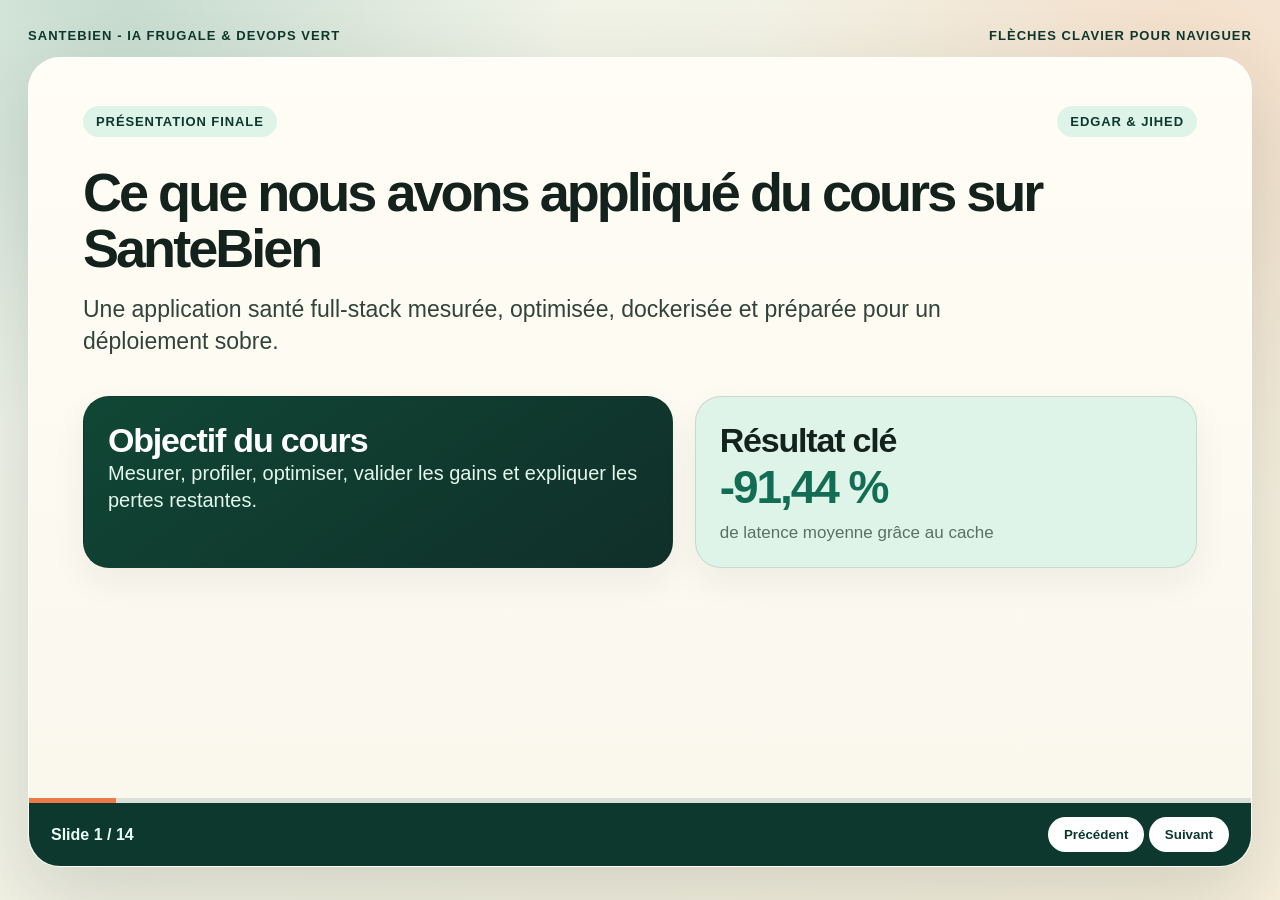
<file: docs/presentation-cours-complet-santebien.html>
<!DOCTYPE html>
<html lang="fr">
  <head>
    <meta charset="UTF-8" />
    <meta name="viewport" content="width=device-width, initial-scale=1.0" />
    <title>SanteBien - IA Frugale & DevOps Vert</title>
    <style>
      :root {
        --bg: #eff4ec;
        --paper: #fffdf5;
        --ink: #14221d;
        --muted: #5c6e65;
        --green: #126d54;
        --deep: #0d382e;
        --mint: #dff4e9;
        --orange: #ec7a45;
        --sand: #f8e9c8;
        --blue: #315f7c;
        --line: rgba(20, 34, 29, 0.12);
      }

      * {
        box-sizing: border-box;
      }

      body {
        margin: 0;
        padding: 28px;
        min-height: 100vh;
        background:
          radial-gradient(circle at 10% 0%, rgba(18, 109, 84, 0.18), transparent 30%),
          radial-gradient(circle at 92% 8%, rgba(236, 122, 69, 0.16), transparent 30%),
          linear-gradient(135deg, #eef4eb, #f8efdc);
        color: var(--ink);
        font-family: "Aptos", "Segoe UI", Arial, sans-serif;
      }

      .deck {
        max-width: 1280px;
        margin: 0 auto;
      }

      .top {
        display: flex;
        justify-content: space-between;
        margin-bottom: 14px;
        color: var(--deep);
        font-size: 13px;
        font-weight: 900;
        letter-spacing: 0.08em;
        text-transform: uppercase;
      }

      .stage {
        overflow: hidden;
        border-radius: 32px;
        border: 1px solid rgba(255, 255, 255, 0.65);
        box-shadow: 0 30px 80px rgba(18, 42, 33, 0.16);
        background: var(--paper);
        position: relative;
      }

      .slide {
        display: none;
        min-height: 740px;
        padding: 48px 54px 44px;
        background: linear-gradient(180deg, rgba(255, 253, 245, 0.98), rgba(250, 247, 237, 0.98));
      }

      .slide.active {
        display: block;
      }

      .header {
        display: flex;
        justify-content: space-between;
        align-items: flex-start;
        gap: 20px;
        margin-bottom: 28px;
      }

      .eyebrow,
      .tag {
        display: inline-flex;
        align-items: center;
        border-radius: 999px;
        padding: 8px 13px;
        background: var(--mint);
        color: var(--deep);
        font-weight: 900;
        font-size: 13px;
        letter-spacing: 0.07em;
        text-transform: uppercase;
      }

      .tag {
        margin: 4px;
        text-transform: none;
        letter-spacing: 0;
        font-size: 15px;
      }

      h1,
      h2,
      h3,
      p {
        margin: 0;
      }

      h1 {
        max-width: 960px;
        font-size: 54px;
        line-height: 1.03;
        letter-spacing: -0.055em;
      }

      h2 {
        font-size: 34px;
        letter-spacing: -0.035em;
      }

      h3 {
        font-size: 24px;
        line-height: 1.15;
      }

      .subtitle {
        margin-top: 18px;
        max-width: 920px;
        color: #31443b;
        font-size: 23px;
        line-height: 1.38;
      }

      .grid2,
      .grid3,
      .grid4 {
        display: grid;
        gap: 18px;
      }

      .grid2 {
        grid-template-columns: repeat(2, minmax(0, 1fr));
      }

      .grid3 {
        grid-template-columns: repeat(3, minmax(0, 1fr));
      }

      .grid4 {
        grid-template-columns: repeat(4, minmax(0, 1fr));
      }

      .card {
        border: 1px solid var(--line);
        border-radius: 26px;
        padding: 24px;
        background: var(--paper);
        box-shadow: 0 14px 34px rgba(20, 42, 34, 0.06);
      }

      .card.mint {
        background: var(--mint);
      }

      .card.sand {
        background: var(--sand);
      }

      .card.deep {
        background: linear-gradient(145deg, #104735, #102f29);
        color: white;
      }

      .card.orange {
        background: #ffe3d5;
      }

      .card p,
      .card li {
        color: #3a4e45;
        font-size: 20px;
        line-height: 1.38;
      }

      .deep p,
      .deep li {
        color: #e4f7ec;
      }

      ul {
        margin: 14px 0 0;
        padding-left: 22px;
      }

      li {
        margin: 8px 0;
      }

      table {
        width: 100%;
        border-collapse: collapse;
        border: 1px solid var(--line);
        border-radius: 20px;
        overflow: hidden;
        background: var(--paper);
      }

      th,
      td {
        padding: 14px 16px;
        border-bottom: 1px solid var(--line);
        text-align: left;
        font-size: 18px;
      }

      th {
        background: #e8f4ed;
        color: var(--deep);
        font-size: 13px;
        letter-spacing: 0.08em;
        text-transform: uppercase;
      }

      tr:last-child td {
        border-bottom: 0;
      }

      .metric strong {
        display: block;
        font-size: 46px;
        letter-spacing: -0.045em;
      }

      .metric span {
        display: block;
        margin-top: 8px;
        color: var(--muted);
        font-size: 17px;
        line-height: 1.25;
      }

      .gain {
        color: var(--green);
      }

      .loss {
        color: var(--orange);
      }

      .hero {
        display: grid;
        grid-template-columns: 1.08fr 0.92fr;
        gap: 22px;
        margin-top: 38px;
      }

      .big {
        min-height: 340px;
        border-radius: 34px;
        display: grid;
        place-items: center;
        text-align: center;
        background:
          radial-gradient(circle at top, rgba(255, 255, 255, 0.26), transparent 32%),
          linear-gradient(145deg, #0f6f57, #0f3b30);
        color: white;
      }

      .big strong {
        display: block;
        font-size: 88px;
        line-height: 0.95;
        letter-spacing: -0.07em;
      }

      .big span {
        display: block;
        margin-top: 16px;
        font-size: 25px;
        color: #dff8ec;
      }

      .note {
        margin-top: 22px;
        padding: 18px 20px;
        border-left: 5px solid var(--green);
        border-radius: 18px;
        background: #edf8f1;
        font-size: 20px;
        line-height: 1.4;
      }

      .flow {
        display: grid;
        grid-template-columns: repeat(6, minmax(0, 1fr));
        gap: 12px;
        margin-top: 30px;
      }

      .step {
        min-height: 158px;
      }

      .num {
        display: inline-grid;
        place-items: center;
        width: 36px;
        height: 36px;
        border-radius: 13px;
        background: var(--deep);
        color: white;
        font-weight: 900;
        margin-bottom: 12px;
      }

      .footer {
        display: flex;
        justify-content: space-between;
        align-items: center;
        padding: 14px 22px;
        background: var(--deep);
        color: #eafff4;
        font-weight: 800;
      }

      button {
        border: 0;
        border-radius: 999px;
        padding: 10px 16px;
        background: white;
        color: var(--deep);
        font-weight: 900;
        cursor: pointer;
      }

      .barwrap {
        height: 5px;
        background: rgba(13, 56, 46, 0.15);
      }

      .bar {
        height: 100%;
        width: 0;
        background: var(--orange);
        transition: width 200ms ease;
      }

      @media (max-width: 900px) {
        body {
          padding: 12px;
        }

        .slide {
          padding: 30px 24px;
          min-height: auto;
        }

        h1 {
          font-size: 38px;
        }

        .grid2,
        .grid3,
        .grid4,
        .hero,
        .flow {
          grid-template-columns: 1fr;
        }
      }

      @media print {
        body {
          padding: 0;
          background: white;
        }

        .top,
        .footer,
        .barwrap {
          display: none;
        }

        .stage {
          box-shadow: none;
          border-radius: 0;
        }

        .slide {
          display: block !important;
          min-height: 100vh;
          page-break-after: always;
        }
      }
    </style>
  </head>
  <body>
    <main class="deck">
      <div class="top">
        <span>SanteBien - IA Frugale & DevOps Vert</span>
        <span>Flèches clavier pour naviguer</span>
      </div>

      <section class="stage">
        <article class="slide active">
          <div class="header">
            <span class="eyebrow">Présentation finale</span>
            <span class="eyebrow">Edgar & Jihed</span>
          </div>
          <h1>Ce que nous avons appliqué du cours sur SanteBien</h1>
          <p class="subtitle">
            Une application santé full-stack mesurée, optimisée, dockerisée et préparée pour un
            déploiement sobre.
          </p>
          <div class="hero">
            <div class="card deep">
              <h2>Objectif du cours</h2>
              <p>Mesurer, profiler, optimiser, valider les gains et expliquer les pertes restantes.</p>
            </div>
            <div class="card mint">
              <h2>Résultat clé</h2>
              <div class="metric">
                <strong class="gain">-91,44 %</strong>
                <span>de latence moyenne grâce au cache</span>
              </div>
            </div>
          </div>
        </article>

        <article class="slide">
          <div class="header">
            <span class="eyebrow">Projet</span>
            <span class="eyebrow">Santé</span>
          </div>
          <h1>SanteBien : le Stack Overflow de la santé</h1>
          <div class="grid3" style="margin-top: 34px">
            <div class="card">
              <h3>Communauté</h3>
              <p>Questions, réponses, commentaires, tags, recherche et votes.</p>
            </div>
            <div class="card">
              <h3>Médecins</h3>
              <p>Demande de validation, justificatifs, approbation admin et badge médecin.</p>
            </div>
            <div class="card">
              <h3>Articles</h3>
              <p>Les médecins vérifiés peuvent publier des contenus pédagogiques.</p>
            </div>
          </div>
          <div class="note">Stack : FastAPI, PostgreSQL externe générique, Redis/mémoire, Docker, CI/CD vert.</div>
        </article>

        <article class="slide">
          <div class="header">
            <span class="eyebrow">Mapping cours</span>
            <span class="eyebrow">Concepts appliqués</span>
          </div>
          <h1>Les concepts du cours utilisés</h1>
          <div class="flow">
            <div class="card step"><span class="num">1</span><h3>Baseline</h3><p>Mesure FP32.</p></div>
            <div class="card step"><span class="num">2</span><h3>Optimisation</h3><p>Quantification INT8.</p></div>
            <div class="card step"><span class="num">3</span><h3>Perte</h3><p>Accuracy et accord.</p></div>
            <div class="card step"><span class="num">4</span><h3>Green CI</h3><p>Gates modèle.</p></div>
            <div class="card step"><span class="num">5</span><h3>Docker</h3><p>Multi-stage slim.</p></div>
            <div class="card step"><span class="num">6</span><h3>Infra</h3><p>K8s right-sized.</p></div>
          </div>
        </article>

        <article class="slide">
          <div class="header">
            <span class="eyebrow">Mesurer avant</span>
            <span class="eyebrow">Baseline</span>
          </div>
          <h1>On n'optimise que ce qu'on mesure</h1>
          <div class="grid4" style="margin-top: 34px">
            <div class="card"><div class="metric"><strong>600 B</strong><span>taille FP32</span></div></div>
            <div class="card"><div class="metric"><strong>100 %</strong><span>accuracy FP32</span></div></div>
            <div class="card"><div class="metric"><strong>0,0195 ms</strong><span>latence FP32</span></div></div>
            <div class="card"><div class="metric"><strong>1500</strong><span>inférences mesurées</span></div></div>
          </div>
          <div class="note">Outil : `scripts.measure_ai_model` compare la baseline FP32 et l'optimisation INT8.</div>
        </article>

        <article class="slide">
          <div class="header">
            <span class="eyebrow">Optimisation</span>
            <span class="eyebrow">INT8</span>
          </div>
          <h1>Quick Win : quantification du modèle</h1>
          <div class="grid2" style="margin-top: 34px">
            <div class="card orange">
              <h2>Avant FP32</h2>
              <ul>
                <li>600 bytes.</li>
                <li>Accuracy 100 %.</li>
                <li>Latence 0,0195 ms.</li>
                <li>CO₂ 9,8583e-12 kg.</li>
              </ul>
            </div>
            <div class="card mint">
              <h2>Après INT8</h2>
              <ul>
                <li>154 bytes.</li>
                <li>Accuracy 100 %.</li>
                <li>Latence 0,0253 ms.</li>
                <li>CO₂ 1,2791e-11 kg.</li>
              </ul>
            </div>
          </div>
        </article>

        <article class="slide">
          <div class="header">
            <span class="eyebrow">Gain</span>
            <span class="eyebrow">Avant / après</span>
          </div>
          <h1>Le gain mesuré</h1>
          <div class="big" style="margin-top: 30px">
            <div>
              <strong>-74,33 %</strong>
              <span>de taille modèle grâce à INT8</span>
            </div>
          </div>
        </article>

        <article class="slide">
          <div class="header">
            <span class="eyebrow">Résultats</span>
            <span class="eyebrow">Chiffrés</span>
          </div>
          <h1>Avant / après modèle</h1>
          <table style="margin-top: 30px">
            <thead>
              <tr><th>Indicateur</th><th>FP32</th><th>INT8</th><th>Gain / perte</th></tr>
            </thead>
            <tbody>
              <tr><td>Taille</td><td>600 bytes</td><td>154 bytes</td><td class="gain">-74,33 %</td></tr>
              <tr><td>Accuracy</td><td>100 %</td><td>100 %</td><td class="gain">0 point perdu</td></tr>
              <tr><td>Accord FP32/INT8</td><td>-</td><td>100 %</td><td class="gain">OK</td></tr>
              <tr><td>Latence moyenne</td><td>0,0195 ms</td><td>0,0253 ms</td><td class="loss">+29,74 %</td></tr>
              <tr><td>CO₂ par inférence</td><td>9,8583e-12 kg</td><td>1,2791e-11 kg</td><td class="loss">+29,74 %</td></tr>
            </tbody>
          </table>
        </article>

        <article class="slide">
          <div class="header">
            <span class="eyebrow">Profiling</span>
            <span class="eyebrow">cProfile</span>
          </div>
          <h1>Ce que montre le profiling</h1>
          <div class="grid2" style="margin-top: 30px">
            <div class="card">
              <h2>Hotspots observés</h2>
              <ul>
                <li>`exercise_api`</li>
                <li>`httpx.AsyncClient.get`</li>
                <li>`httpx.AsyncClient.request`</li>
                <li>`starlette.routing`</li>
                <li>`asgi.handle_async_request`</li>
              </ul>
            </div>
            <div class="card sand">
              <h2>Conclusion</h2>
              <p>Le coût principal vient surtout du framework et du banc de test. Le code métier n'est pas encore le hotspot dominant.</p>
            </div>
          </div>
          <div class="note">Décision : le profiling API reste un contexte, mais la présentation finale se concentre sur la quantification du modèle.</div>
        </article>

        <article class="slide">
          <div class="header">
            <span class="eyebrow">Green gates</span>
            <span class="eyebrow">CI/CD vert</span>
          </div>
          <h1>Des seuils pour bloquer les régressions</h1>
          <div class="grid4" style="margin-top: 34px">
            <div class="card"><div class="metric"><strong>74,33 %</strong><span>compression >= 70 %</span></div></div>
            <div class="card"><div class="metric"><strong>100 %</strong><span>accord >= 95 %</span></div></div>
            <div class="card"><div class="metric"><strong>154 B</strong><span>taille <= 200 B</span></div></div>
            <div class="card"><div class="metric"><strong>0,0253 ms</strong><span>latence <= 0,1 ms</span></div></div>
          </div>
          <div class="note">Artefacts : `.github/workflows/green-ci.yml` et `scripts/green_gates.py`.</div>
        </article>

        <article class="slide">
          <div class="header">
            <span class="eyebrow">DevOps frugal</span>
            <span class="eyebrow">Industrialisation</span>
          </div>
          <h1>Ce qui a été préparé pour l'industrialisation</h1>
          <table style="margin-top: 30px">
            <thead><tr><th>Concept</th><th>Artefact</th><th>But frugal</th></tr></thead>
            <tbody>
              <tr><td>Docker multi-stage</td><td>`Dockerfile`</td><td>Image plus légère</td></tr>
              <tr><td>CI/CD vert</td><td>`green-ci.yml`</td><td>Jobs utiles seulement</td></tr>
              <tr><td>Monitoring frugal</td><td>`/metrics` + `check_monitoring.py`</td><td>Surveiller sans stack lourde</td></tr>
              <tr><td>Load test</td><td>`locustfile.py`</td><td>Valider le comportement sous charge</td></tr>
              <tr><td>K8s right-sizing</td><td>`infra/k8s/*`</td><td>Requests/limits raisonnables</td></tr>
              <tr><td>Secrets</td><td>env vars</td><td>Aucun secret dans GitHub</td></tr>
            </tbody>
          </table>
        </article>

        <article class="slide">
          <div class="header">
            <span class="eyebrow">IA frugale</span>
            <span class="eyebrow">FP32 / INT8</span>
          </div>
          <h1>Mini-modèle IA quantifié</h1>
          <div class="grid4" style="margin-top: 34px">
            <div class="card"><div class="metric"><strong>600 B</strong><span>taille FP32</span></div></div>
            <div class="card"><div class="metric"><strong>154 B</strong><span>taille INT8</span></div></div>
            <div class="card"><div class="metric"><strong>-74,33 %</strong><span>taille modèle</span></div></div>
            <div class="card"><div class="metric"><strong>100 %</strong><span>accord FP32/INT8</span></div></div>
          </div>
          <div class="note">Le modèle classe les questions par catégorie sans diagnostic médical : prévention, nutrition, mental, dermatologie, respiratoire ou orientation.</div>
        </article>

        <article class="slide">
          <div class="header">
            <span class="eyebrow">Pertes</span>
            <span class="eyebrow">Limites</span>
          </div>
          <h1>Ce qui reste à améliorer</h1>
          <div class="grid3" style="margin-top: 34px">
            <div class="card"><h3>Échantillon</h3><p>Ajouter plus de questions réelles pour renforcer l'accuracy.</p></div>
            <div class="card"><h3>Mesures prod</h3><p>Rejouer FP32/INT8 après déploiement réel.</p></div>
            <div class="card"><h3>IA future</h3><p>Comparer tout modèle plus riche à la baseline frugale avant de l'accepter.</p></div>
          </div>
          <div class="note">La frugalité n'est pas un état final : c'est une boucle mesurer -> optimiser -> re-mesurer.</div>
        </article>

        <article class="slide">
          <div class="header">
            <span class="eyebrow">Conclusion</span>
            <span class="eyebrow">Objectif atteint</span>
          </div>
          <h1>Ce qu'on a gagné pendant le cours</h1>
          <div class="grid3" style="margin-top: 34px">
            <div class="card"><h3>Technique</h3><p>Une vraie app FastAPI/PostgreSQL/Docker avec endpoint IA.</p></div>
            <div class="card"><h3>Mesure</h3><p>Des métriques concrètes : taille, accuracy, accord, latence, CO₂.</p></div>
            <div class="card"><h3>Optimisation</h3><p>Un modèle INT8 avec -74,33 % de taille.</p></div>
          </div>
          <div class="note">Phrase finale : nous avons mesuré FP32, optimisé INT8, validé la perte et automatisé les gates.</div>
        </article>

        <article class="slide">
          <div class="header">
            <span class="eyebrow">Script oral</span>
            <span class="eyebrow">2 minutes</span>
          </div>
          <h1>Ce qu'on peut dire au professeur</h1>
          <div class="card" style="margin-top: 28px">
            <p style="font-size: 23px; line-height: 1.48">
              Notre projet SanteBien applique les concepts du cours sur un mini-modèle IA non diagnostique.
              Nous avons mesuré la baseline FP32, puis appliqué une quantification INT8. Le modèle passe de
              600 bytes à 154 bytes, soit -74,33 % de taille. L'accuracy reste à 100 % sur notre échantillon
              et l'accord FP32/INT8 est de 100 %, donc nous n'observons pas de perte de qualité. La latence
              La latence INT8 augmente de 29,74 % dans cette implémentation Python, mais reste sous le seuil. Ces résultats sont protégés par une Green CI :
              si compression, accuracy, accord, taille, latence ou CO₂ régressent, le pipeline échoue.
            </p>
          </div>
        </article>

        <div class="barwrap"><div class="bar" id="bar"></div></div>
        <footer class="footer">
          <span id="counter">Slide 1 / 13</span>
          <span>
            <button id="prev" type="button">Précédent</button>
            <button id="next" type="button">Suivant</button>
          </span>
        </footer>
      </section>
    </main>

    <script>
      const slides = Array.from(document.querySelectorAll(".slide"));
      const counter = document.querySelector("#counter");
      const bar = document.querySelector("#bar");
      let index = 0;

      function showSlide(next) {
        index = Math.max(0, Math.min(slides.length - 1, next));
        slides.forEach((slide, position) => slide.classList.toggle("active", position === index));
        counter.textContent = `Slide ${index + 1} / ${slides.length}`;
        bar.style.width = `${((index + 1) / slides.length) * 100}%`;
      }

      document.querySelector("#prev").addEventListener("click", () => showSlide(index - 1));
      document.querySelector("#next").addEventListener("click", () => showSlide(index + 1));
      window.addEventListener("keydown", (event) => {
        if (event.key === "ArrowRight" || event.key === " ") showSlide(index + 1);
        if (event.key === "ArrowLeft") showSlide(index - 1);
        if (event.key === "Home") showSlide(0);
        if (event.key === "End") showSlide(slides.length - 1);
      });

      showSlide(0);
    </script>
  </body>
</html>
</file>
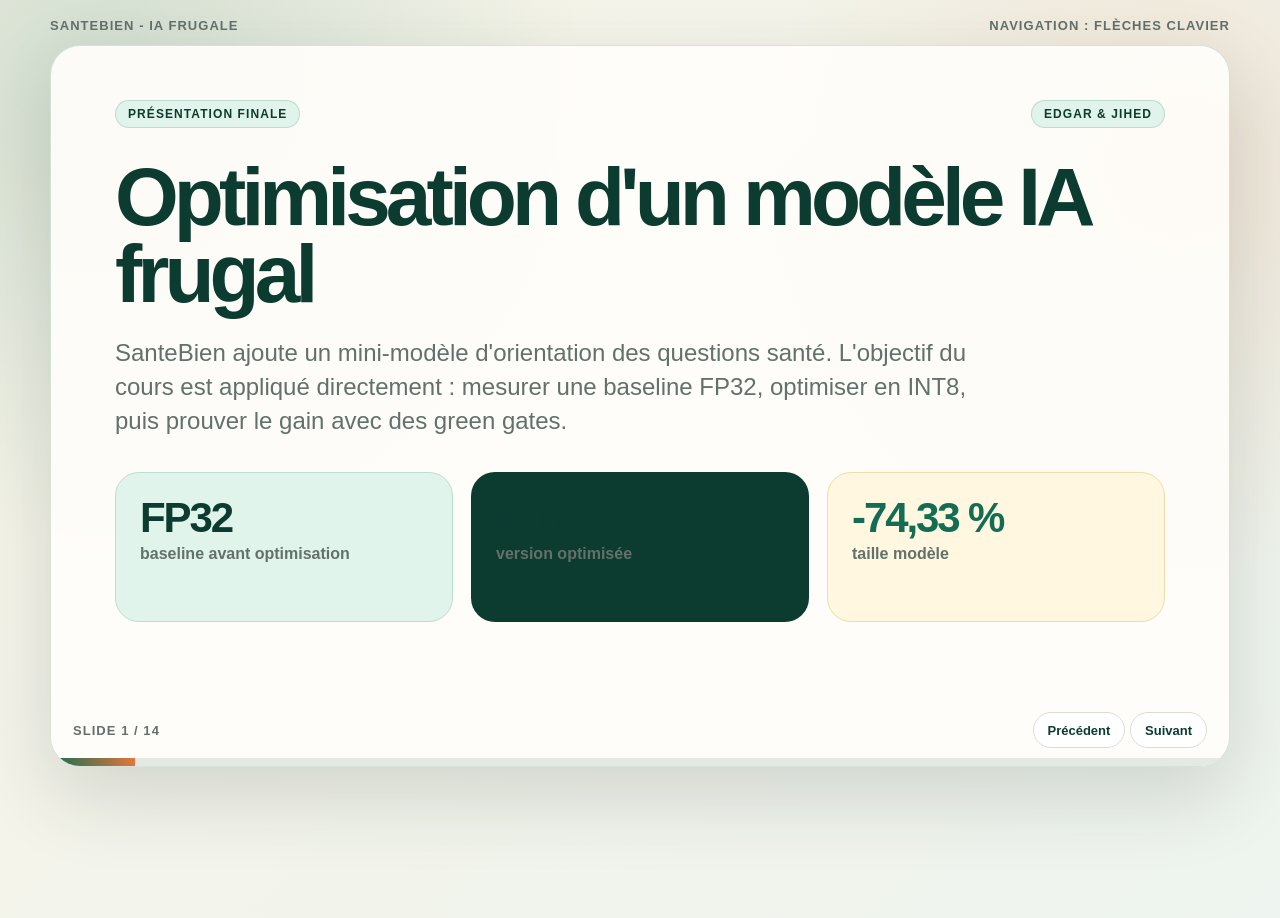
<file: docs/presentation-finale-optimisation-santebien.html>
<!doctype html>
<html lang="fr">
  <head>
    <meta charset="utf-8" />
    <meta name="viewport" content="width=device-width, initial-scale=1" />
    <title>SanteBien - Présentation finale IA frugale</title>
    <style>
      :root {
        --bg: #f3f1e9;
        --ink: #17211e;
        --muted: #62716b;
        --line: #d9ded4;
        --green: #126d54;
        --green-deep: #0c3b30;
        --mint: #e1f4ec;
        --sand: #fff7df;
        --orange: #e1773d;
        --white: #fffdfa;
        --shadow: 0 28px 80px rgba(31, 45, 39, 0.16);
      }

      * {
        box-sizing: border-box;
      }

      body {
        margin: 0;
        min-height: 100vh;
        background:
          radial-gradient(circle at 8% 8%, rgba(18, 109, 84, 0.16), transparent 30rem),
          radial-gradient(circle at 92% 18%, rgba(225, 119, 61, 0.12), transparent 26rem),
          linear-gradient(135deg, #f8f4e8, #eef4ef);
        color: var(--ink);
        font-family: Avenir, "Avenir Next", "Segoe UI", sans-serif;
      }

      .deck {
        width: min(1180px, calc(100vw - 36px));
        margin: 18px auto;
      }

      .topbar,
      .footer {
        display: flex;
        justify-content: space-between;
        align-items: center;
        color: var(--muted);
        font-size: 13px;
        font-weight: 800;
        letter-spacing: 0.08em;
        text-transform: uppercase;
      }

      .stage {
        position: relative;
        min-height: 720px;
        margin-top: 12px;
        overflow: hidden;
        border: 1px solid rgba(18, 109, 84, 0.18);
        border-radius: 30px;
        background: rgba(255, 253, 250, 0.92);
        box-shadow: var(--shadow);
      }

      .slide {
        display: none;
        min-height: 720px;
        padding: 54px 64px 84px;
      }

      .slide.active {
        display: block;
        animation: reveal 280ms ease;
      }

      @keyframes reveal {
        from {
          opacity: 0;
          transform: translateY(10px);
        }
        to {
          opacity: 1;
          transform: translateY(0);
        }
      }

      .slide-header {
        display: flex;
        justify-content: space-between;
        gap: 16px;
        margin-bottom: 30px;
      }

      .eyebrow,
      .tag {
        display: inline-flex;
        align-items: center;
        min-height: 28px;
        padding: 0 12px;
        border: 1px solid rgba(18, 109, 84, 0.18);
        border-radius: 999px;
        background: var(--mint);
        color: var(--green-deep);
        font-size: 12px;
        font-weight: 900;
        letter-spacing: 0.09em;
        text-transform: uppercase;
      }

      h1 {
        max-width: 980px;
        margin: 0;
        color: var(--green-deep);
        font-size: clamp(44px, 7vw, 82px);
        line-height: 0.94;
        letter-spacing: -0.06em;
      }

      h2,
      h3 {
        margin: 0 0 10px;
        color: var(--green-deep);
        letter-spacing: -0.03em;
      }

      p,
      li {
        color: #34423d;
        font-size: 19px;
        line-height: 1.5;
      }

      ul {
        margin: 14px 0 0;
        padding-left: 22px;
      }

      .subtitle {
        max-width: 880px;
        margin: 24px 0 0;
        color: var(--muted);
        font-size: 24px;
        line-height: 1.42;
      }

      .grid-2,
      .grid-3,
      .grid-4 {
        display: grid;
        gap: 18px;
      }

      .grid-2 {
        grid-template-columns: repeat(2, minmax(0, 1fr));
      }

      .grid-3 {
        grid-template-columns: repeat(3, minmax(0, 1fr));
      }

      .grid-4 {
        grid-template-columns: repeat(4, minmax(0, 1fr));
      }

      .card {
        min-height: 150px;
        padding: 24px;
        border: 1px solid var(--line);
        border-radius: 24px;
        background: var(--white);
      }

      .card.deep {
        border-color: transparent;
        background: var(--green-deep);
      }

      .card.deep h2,
      .card.deep h3,
      .card.deep p,
      .card.deep li {
        color: white;
      }

      .card.mint {
        border-color: #b9dfd0;
        background: var(--mint);
      }

      .card.sand {
        border-color: #efdca8;
        background: var(--sand);
      }

      .metric {
        display: grid;
        gap: 6px;
      }

      .metric strong {
        color: var(--green-deep);
        font-size: 42px;
        line-height: 1;
        letter-spacing: -0.05em;
      }

      .metric span {
        color: var(--muted);
        font-weight: 800;
      }

      .gain {
        color: var(--green) !important;
      }

      .loss {
        color: var(--orange) !important;
      }

      .table {
        width: 100%;
        border-collapse: collapse;
        overflow: hidden;
        border: 1px solid var(--line);
        border-radius: 18px;
        background: white;
        font-size: 18px;
      }

      .table th,
      .table td {
        padding: 16px 18px;
        border-bottom: 1px solid var(--line);
        text-align: left;
      }

      .table th {
        background: #eef4ef;
        color: var(--green-deep);
        font-size: 13px;
        letter-spacing: 0.08em;
        text-transform: uppercase;
      }

      .table tr:last-child td {
        border-bottom: 0;
      }

      .note {
        margin-top: 24px;
        padding: 18px 20px;
        border-left: 5px solid var(--green);
        border-radius: 16px;
        background: #f7fbf8;
        color: var(--green-deep);
        font-size: 19px;
        line-height: 1.45;
      }

      .big-number {
        display: grid;
        place-items: center;
        min-height: 300px;
        border-radius: 34px;
        background:
          radial-gradient(circle at 20% 0, rgba(255, 255, 255, 0.32), transparent 24rem),
          linear-gradient(135deg, var(--green-deep), #178264);
        color: white;
      }

      .big-number strong {
        display: block;
        font-size: clamp(82px, 13vw, 160px);
        line-height: 0.9;
        letter-spacing: -0.08em;
        text-align: center;
      }

      .big-number span {
        display: block;
        margin-top: 14px;
        color: #d9f5eb;
        font-size: 24px;
        font-weight: 800;
        text-align: center;
      }

      .progress {
        position: absolute;
        right: 0;
        bottom: 0;
        left: 0;
        height: 8px;
        background: #e4e9e4;
      }

      .bar {
        width: 0;
        height: 100%;
        background: linear-gradient(90deg, var(--green), var(--orange));
        transition: width 220ms ease;
      }

      .footer {
        position: absolute;
        right: 22px;
        bottom: 18px;
        left: 22px;
      }

      button {
        min-height: 36px;
        padding: 0 14px;
        border: 1px solid var(--line);
        border-radius: 999px;
        background: white;
        color: var(--green-deep);
        cursor: pointer;
        font: inherit;
        font-weight: 900;
      }

      @media (max-width: 880px) {
        .stage,
        .slide {
          min-height: auto;
        }

        .slide {
          padding: 34px 22px 82px;
        }

        .grid-2,
        .grid-3,
        .grid-4 {
          grid-template-columns: 1fr;
        }

        .topbar {
          display: none;
        }
      }

      @media print {
        body {
          background: white;
        }

        .deck {
          width: 100%;
          margin: 0;
        }

        .topbar,
        .footer,
        .progress {
          display: none;
        }

        .stage {
          border: 0;
          box-shadow: none;
        }

        .slide {
          display: block !important;
          min-height: 100vh;
          page-break-after: always;
        }
      }
    </style>
  </head>
  <body>
    <main class="deck">
      <div class="topbar">
        <span>SanteBien - IA frugale</span>
        <span>Navigation : flèches clavier</span>
      </div>

      <section class="stage">
        <article class="slide active">
          <div class="slide-header">
            <span class="eyebrow">Présentation finale</span>
            <span class="eyebrow">Edgar & Jihed</span>
          </div>
          <h1>Optimisation d'un modèle IA frugal</h1>
          <p class="subtitle">
            SanteBien ajoute un mini-modèle d'orientation des questions santé. L'objectif du cours est appliqué
            directement : mesurer une baseline FP32, optimiser en INT8, puis prouver le gain avec des green gates.
          </p>
          <div class="grid-3" style="margin-top: 34px">
            <div class="card mint"><div class="metric"><strong>FP32</strong><span>baseline avant optimisation</span></div></div>
            <div class="card deep"><div class="metric"><strong>INT8</strong><span>version optimisée</span></div></div>
            <div class="card sand"><div class="metric"><strong class="gain">-74,33 %</strong><span>taille modèle</span></div></div>
          </div>
        </article>

        <article class="slide">
          <div class="slide-header">
            <span class="eyebrow">Projet</span>
            <span class="eyebrow">Santé</span>
          </div>
          <h1>Le rôle du modèle dans SanteBien</h1>
          <div class="grid-3" style="margin-top: 34px">
            <div class="card">
              <h3>Entrée</h3>
              <p>Une question santé : titre, description et tags proposés par l'utilisateur.</p>
            </div>
            <div class="card mint">
              <h3>Sortie</h3>
              <p>Une catégorie : prévention, nutrition, mental, dermatologie, respiratoire ou orientation.</p>
            </div>
            <div class="card sand">
              <h3>Sécurité</h3>
              <p>Le modèle ne donne aucun diagnostic médical. Il aide seulement à classer le contenu.</p>
            </div>
          </div>
          <div class="note">
            Fonction disponible dans l'app : bouton "Analyser avec l'IA frugale" dans le formulaire de question.
          </div>
        </article>

        <article class="slide">
          <div class="slide-header">
            <span class="eyebrow">Modèle</span>
            <span class="eyebrow">Ce qu'il fait</span>
          </div>
          <h1>Notre modèle classe les questions en 6 catégories</h1>
          <div class="grid-3" style="margin-top: 34px">
            <div class="card mint">
              <h3>Prévention</h3>
              <p>Habitudes, sommeil, activité physique, prévention générale.</p>
            </div>
            <div class="card">
              <h3>Nutrition</h3>
              <p>Alimentation, sucre, poids, diabète et équilibre alimentaire.</p>
            </div>
            <div class="card sand">
              <h3>Mental</h3>
              <p>Stress, angoisse, sommeil perturbé, fatigue psychologique.</p>
            </div>
            <div class="card">
              <h3>Dermatologie</h3>
              <p>Peau, rougeurs, boutons, eczéma et symptômes cutanés.</p>
            </div>
            <div class="card mint">
              <h3>Respiratoire</h3>
              <p>Toux, asthme, respiration, gêne respiratoire.</p>
            </div>
            <div class="card">
              <h3>Orientation</h3>
              <p>Questions générales où il faut orienter vers un professionnel.</p>
            </div>
          </div>
          <div class="note">
            Important : le modèle ne répond pas à la place d'un médecin. Il organise la question pour améliorer l'expérience et faciliter la modération.
          </div>
        </article>

        <article class="slide">
          <div class="slide-header">
            <span class="eyebrow">Avant</span>
            <span class="eyebrow">Baseline FP32</span>
          </div>
          <h1>Mesure de départ : modèle FP32</h1>
          <div class="grid-4" style="margin-top: 34px">
            <div class="card"><div class="metric"><strong>600 B</strong><span>taille modèle</span></div></div>
            <div class="card"><div class="metric"><strong>100 %</strong><span>accuracy échantillon</span></div></div>
            <div class="card"><div class="metric"><strong>0,0195 ms</strong><span>latence moyenne</span></div></div>
            <div class="card"><div class="metric"><strong>9,8583e-12</strong><span>kg CO₂ / inférence</span></div></div>
          </div>
          <div class="note">
            Campagne : 6 exemples représentatifs, 250 inférences par exemple, soit 1500 inférences mesurées.
          </div>
        </article>

        <article class="slide">
          <div class="slide-header">
            <span class="eyebrow">Après</span>
            <span class="eyebrow">Optimisation INT8</span>
          </div>
          <h1>Version optimisée : quantification INT8</h1>
          <div class="grid-4" style="margin-top: 34px">
            <div class="card mint"><div class="metric"><strong>154 B</strong><span>taille modèle</span></div></div>
            <div class="card"><div class="metric"><strong>100 %</strong><span>accuracy échantillon</span></div></div>
            <div class="card"><div class="metric"><strong>0,0253 ms</strong><span>latence moyenne</span></div></div>
            <div class="card"><div class="metric"><strong>1,2791e-11</strong><span>kg CO₂ / inférence</span></div></div>
          </div>
          <div class="note">
            L'INT8 garde les prédictions du FP32 et réduit fortement la taille. Sur ce mini-modèle pur Python, la latence reste sous seuil mais n'est pas le gain principal.
          </div>
        </article>

        <article class="slide">
          <div class="slide-header">
            <span class="eyebrow">Avant / Après</span>
            <span class="eyebrow">Calculs</span>
          </div>
          <h1>Gains mesurés FP32 → INT8</h1>
          <table class="table" style="margin-top: 30px">
            <thead>
              <tr><th>Indicateur</th><th>FP32 avant</th><th>INT8 après</th><th>Gain / perte</th></tr>
            </thead>
            <tbody>
              <tr><td>Taille modèle</td><td>600 bytes</td><td>154 bytes</td><td class="gain">-74,33 %</td></tr>
              <tr><td>Accuracy échantillon</td><td>100 %</td><td>100 %</td><td class="gain">0 point perdu</td></tr>
              <tr><td>Accord FP32/INT8</td><td>-</td><td>100 %</td><td class="gain">Aucune divergence</td></tr>
              <tr><td>Latence moyenne</td><td>0,0195 ms</td><td>0,0253 ms</td><td class="loss">+29,74 %</td></tr>
              <tr><td>CO₂ par inférence</td><td>9,8583e-12 kg</td><td>1,2791e-11 kg</td><td class="loss">+29,74 %</td></tr>
            </tbody>
          </table>
        </article>

        <article class="slide">
          <div class="slide-header">
            <span class="eyebrow">Perte</span>
            <span class="eyebrow">Qualité modèle</span>
          </div>
          <h1>Quelle perte après quantification ?</h1>
          <div class="big-number" style="margin-top: 32px">
            <div>
              <strong>0</strong>
              <span>point d'accuracy perdu sur l'échantillon de validation</span>
            </div>
          </div>
          <div class="grid-3" style="margin-top: 18px">
            <div class="card"><div class="metric"><strong>100 %</strong><span>accuracy FP32</span></div></div>
            <div class="card"><div class="metric"><strong>100 %</strong><span>accuracy INT8</span></div></div>
            <div class="card"><div class="metric"><strong>100 %</strong><span>accord FP32/INT8</span></div></div>
          </div>
        </article>

        <article class="slide">
          <div class="slide-header">
            <span class="eyebrow">Green gates</span>
            <span class="eyebrow">Seuils bloquants</span>
          </div>
          <h1>Les gates sont centrées sur le modèle</h1>
          <table class="table" style="margin-top: 30px">
            <thead>
              <tr><th>Gate</th><th>Résultat</th><th>Seuil</th><th>Statut</th></tr>
            </thead>
            <tbody>
              <tr><td>Compression INT8</td><td>74,33 %</td><td>≥ 70 %</td><td class="gain">OK</td></tr>
              <tr><td>Accord FP32/INT8</td><td>100 %</td><td>≥ 95 %</td><td class="gain">OK</td></tr>
              <tr><td>Accuracy INT8</td><td>100 %</td><td>≥ 95 %</td><td class="gain">OK</td></tr>
              <tr><td>Taille INT8</td><td>154 bytes</td><td>≤ 200 bytes</td><td class="gain">OK</td></tr>
              <tr><td>Latence INT8</td><td>0,0253 ms</td><td>≤ 0,1 ms</td><td class="gain">OK</td></tr>
              <tr><td>CO₂ INT8</td><td>1,2791e-11 kg</td><td>≤ 1e-10 kg</td><td class="gain">OK</td></tr>
            </tbody>
          </table>
        </article>

        <article class="slide">
          <div class="slide-header">
            <span class="eyebrow">CI/CD vert</span>
            <span class="eyebrow">Automatisation</span>
          </div>
          <h1>Pipeline Green CI orienté modèle</h1>
          <div class="grid-3" style="margin-top: 34px">
            <div class="card">
              <h3>Limiter les runs</h3>
              <p>Déclenchement par chemins, annulation des runs obsolètes et cache pip.</p>
            </div>
            <div class="card mint">
              <h3>Mesurer le modèle</h3>
              <p>`scripts.measure_ai_model` produit taille, accuracy, latence, CO₂ et accord FP32/INT8.</p>
            </div>
            <div class="card">
              <h3>Bloquer les régressions</h3>
              <p>`scripts.green_gates` bloque si le modèle devient plus lourd, moins fiable ou trop lent.</p>
            </div>
          </div>
          <div class="note">
            L'API et le cache restent mesurés comme contexte, mais la décision principale du pipeline repose sur le modèle.
          </div>
        </article>

        <article class="slide">
          <div class="slide-header">
            <span class="eyebrow">Monitoring</span>
            <span class="eyebrow">DevOps Vert</span>
          </div>
          <h1>Surveiller sans usine à gaz</h1>
          <div class="grid-3" style="margin-top: 34px">
            <div class="card">
              <h3>Endpoint Prometheus</h3>
              <p>`/metrics` expose les métriques au format Prometheus, prêt à scraper plus tard.</p>
            </div>
            <div class="card mint">
              <h3>Résumé JSON</h3>
              <p>`/api/monitoring/summary` donne une vue lisible pour debug, démonstration et soutenance.</p>
            </div>
            <div class="card">
              <h3>Gate CI</h3>
              <p>`scripts.check_monitoring` vérifie que les métriques restent disponibles.</p>
            </div>
          </div>
          <table class="table" style="margin-top: 24px">
            <thead>
              <tr><th>Métrique</th><th>Ce qu'elle surveille</th></tr>
            </thead>
            <tbody>
              <tr><td>`santebien_requests_total`</td><td>Nombre de requêtes observées</td></tr>
              <tr><td>`santebien_request_latency_average_ms`</td><td>Latence moyenne de l'application</td></tr>
              <tr><td>`santebien_co2_total_kg`</td><td>CO₂ applicatif estimé cumulé</td></tr>
              <tr><td>`santebien_model_size_bytes`</td><td>Taille FP32 et INT8 du modèle</td></tr>
              <tr><td>`santebien_model_size_reduction_percent`</td><td>Gain de taille grâce à INT8</td></tr>
            </tbody>
          </table>
          <div class="note">
            Monitoring frugal : peu de métriques, faible cardinalité, aucun dashboard lourd obligatoire.
          </div>
        </article>

        <article class="slide">
          <div class="slide-header">
            <span class="eyebrow">Éco-conception</span>
            <span class="eyebrow">Décisions</span>
          </div>
          <h1>Pourquoi ce modèle est frugal ?</h1>
          <div class="grid-2" style="margin-top: 34px">
            <div class="card deep">
              <h2>Choix sobre</h2>
              <ul>
                <li>Pas de gros LLM embarqué.</li>
                <li>Pas de dépendance lourde type GPU.</li>
                <li>Modèle explicable et mesurable.</li>
                <li>Quantification INT8 simple.</li>
              </ul>
            </div>
            <div class="card sand">
              <h2>Risque maîtrisé</h2>
              <ul>
                <li>Pas de diagnostic médical.</li>
                <li>Catégorisation uniquement.</li>
                <li>Disclaimer visible.</li>
                <li>Red flags orientés vers consultation.</li>
              </ul>
            </div>
          </div>
        </article>

        <article class="slide">
          <div class="slide-header">
            <span class="eyebrow">Contexte API</span>
            <span class="eyebrow">Secondaire</span>
          </div>
          <h1>L'API reste optimisée, mais ce n'est plus le cœur</h1>
          <div class="grid-4" style="margin-top: 34px">
            <div class="card"><div class="metric"><strong>0,288 ms</strong><span>P95 API</span></div></div>
            <div class="card"><div class="metric"><strong>98,02 %</strong><span>cache hit</span></div></div>
            <div class="card"><div class="metric"><strong>-91,44 %</strong><span>gain cache</span></div></div>
            <div class="card"><div class="metric"><strong>6,34e-10</strong><span>kg CO₂ / requête</span></div></div>
          </div>
          <div class="note">
            Ces résultats montrent que l'application support autour du modèle reste légère, mais la présentation finale se base sur FP32 → INT8.
          </div>
        </article>

        <article class="slide">
          <div class="slide-header">
            <span class="eyebrow">Livrable</span>
            <span class="eyebrow">À rendre</span>
          </div>
          <h1>Ce que nous prouvons</h1>
          <div class="grid-3" style="margin-top: 34px">
            <div class="card">
              <h3>Avant / après</h3>
              <p>Une baseline FP32 comparée à une version INT8, avec chiffres de taille, latence et CO₂.</p>
            </div>
            <div class="card mint">
              <h3>Perte maîtrisée</h3>
              <p>0 point d'accuracy perdu et 100 % d'accord FP32/INT8 sur l'échantillon.</p>
            </div>
            <div class="card">
              <h3>Industrialisation</h3>
              <p>CI/CD vert avec green gates modèle-first et contrôle Docker.</p>
            </div>
          </div>
        </article>

        <article class="slide">
          <div class="slide-header">
            <span class="eyebrow">Script oral</span>
            <span class="eyebrow">2 minutes</span>
          </div>
          <h1>Ce qu'on dit au jury</h1>
          <div class="card" style="margin-top: 30px">
            <p style="font-size: 23px; line-height: 1.5">
              Notre projet SanteBien contient un mini-modèle IA frugal qui classe les questions santé sans donner
              de diagnostic. Nous avons suivi la démarche du cours : mesurer une baseline FP32, appliquer une
              optimisation INT8, puis comparer avant/après. Le modèle passe de 600 bytes à 154 bytes, soit
              74,33 % de réduction. L'accuracy reste à 100 % sur notre échantillon et l'accord FP32/INT8 est
              de 100 %, donc la quantification ne crée pas de perte de qualité observée. La latence augmente de
              29,74 % sur ce mini-modèle pur Python, mais reste très sous le seuil de 0,1 ms. Enfin, ces seuils sont automatisés dans la
              Green CI : si compression, accuracy, accord, taille, latence ou CO₂ régressent, le pipeline échoue.
            </p>
          </div>
        </article>

        <div class="progress"><div class="bar" id="bar"></div></div>
        <footer class="footer">
          <span id="counter">Slide 1 / 14</span>
          <span>
            <button id="prev" type="button">Précédent</button>
            <button id="next" type="button">Suivant</button>
          </span>
        </footer>
      </section>
    </main>

    <script>
      const slides = Array.from(document.querySelectorAll(".slide"));
      const counter = document.querySelector("#counter");
      const bar = document.querySelector("#bar");
      let index = 0;

      function showSlide(nextIndex) {
        index = Math.max(0, Math.min(slides.length - 1, nextIndex));
        slides.forEach((slide, position) => slide.classList.toggle("active", position === index));
        counter.textContent = `Slide ${index + 1} / ${slides.length}`;
        bar.style.width = `${((index + 1) / slides.length) * 100}%`;
      }

      document.querySelector("#prev").addEventListener("click", () => showSlide(index - 1));
      document.querySelector("#next").addEventListener("click", () => showSlide(index + 1));
      window.addEventListener("keydown", (event) => {
        if (event.key === "ArrowRight" || event.key === " ") showSlide(index + 1);
        if (event.key === "ArrowLeft") showSlide(index - 1);
        if (event.key === "Home") showSlide(0);
        if (event.key === "End") showSlide(slides.length - 1);
      });

      showSlide(0);
    </script>
  </body>
</html>
</file>
